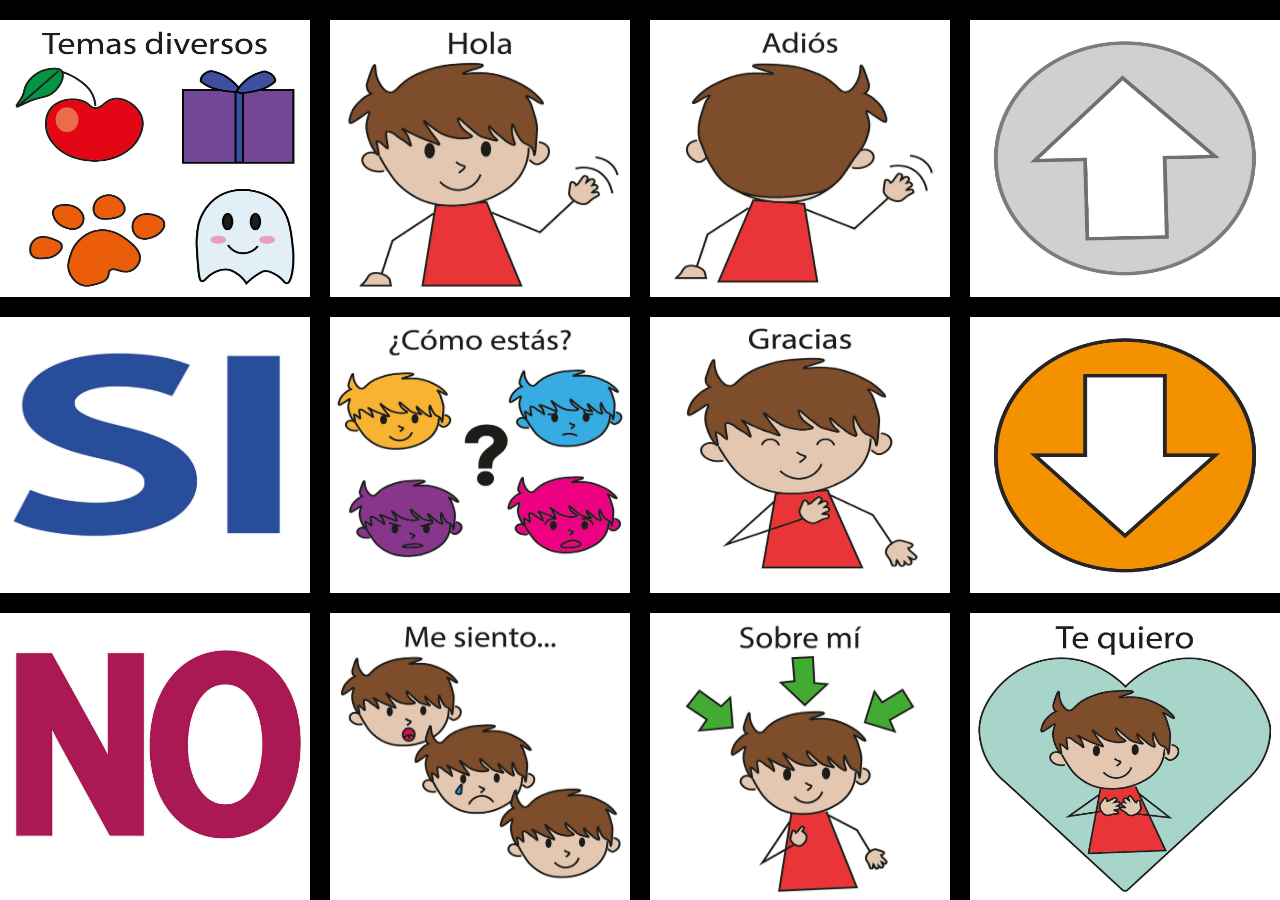
<file: index.html>
<html>
	<head>
		<meta charset="UTF-8">
	    <meta name="viewport" content="width=device-width, initial-scale=1.0">
	    <meta http-equiv="X-UA-Compatible" content="ie=edge">

	  <!--  <script src="http://code.jquery.com/jquery-1.11.2.js"language="javascript" type="text/javascript"></script>-->
	  

		<link rel="stylesheet" href="css/estilo.css">

    	<link rel="shortcut icon" type="image/ico" href="img/favicon.ico"/>
    	<link rel="manifest" href="manifest.json">

   		 <!-- Android -->
        <meta name="theme-color" content="#3498db">
        <!-- IOS -->
   		<meta name="apple-mobile-web-app-capable" content="yes">


   		<link rel="apple-touch-icon" href="img/icons/icon-192x192.png">
   		<link rel="apple-touch-icon" sizes="152x152" href="img/icons/icon-152x152.png">
   		<link rel="apple-touch-icon" sizes="180x180" href="img/icons/icon-192x192.png">
   		<link rel="apple-touch-icon" sizes="167x167" href="img/icons/icon-152x152.png">

   		 <!-- iPhone X (1125px x 2436px) -->
   		<link rel="apple-touch-startup-image" media="(device-width: 375px) and (device-height: 812px) and (-webkit-device-pixel-ratio: 3)" href="img/icons-ios/apple-launch-1125x2436.png">
   		 <!-- iPhone 8, 7, 6s, 6 (750px x 1334px) -->
   		<link rel="apple-touch-startup-image" media="(device-width: 375px) and (device-height: 667px) and (-webkit-device-pixel-ratio: 2)" href="img/icons-ios/apple-launch-750x1334.png">
    	<!-- iPhone 8 Plus, 7 Plus, 6s Plus, 6 Plus (1242px x 2208px) -->
    	<link rel="apple-touch-startup-image" media="(device-width: 414px) and (device-height: 736px) and (-webkit-device-pixel-ratio: 3)" href="img/icons-ios/apple-launch-1242x2208.png">
    	<!-- iPhone 5 (640px x 1136px) -->
    	<link rel="apple-touch-startup-image" media="(device-width: 320px) and (device-height: 568px) and (-webkit-device-pixel-ratio: 2)" href="img/icons-ios/apple-launch-640x1136.png">

    	<meta name="apple-mobile-web-app-status-bar-style" content="black-translucent">

    	<meta name="apple-mobile-web-app-title" content="App!">


		<title>App Meraki</title>
	</head>

<body topmargin="0" leftmargin="0" marginwidth="0" marginheight="0" scroll="no" style="overflow:hidden">

	<div class="table-responsive">
		<table width="100%" height="100%" border="0" align="center" cellspacing="4" class="table-responsive" style="border-collapse: collapse">
			<tr>
				<td class="fila-uno" background="img/Temas-diversos.jpg" onmousedown="audioTematica.play()"></td>
				<td class="fila-uno" background="img/imagenestabla1/Hola.jpg" onmousedown="audioHola.play()"></td>
				<td class="fila-uno" background="img/imagenestabla1/Adios.jpg" onmousedown="audioAdios.play()"></td>
				<td class="fila-uno-derecha" background="img/Flecha-gris-arriba-inhabilitada.jpg"></td>
			</tr>
			<tr>
				 <td class="fila-dos" background="img/imagenestabla1/Si.jpg" onmousedown="audioSi.play()"></td>
				 <td class="fila-dos" background="img/imagenestabla1/Como-estas.jpg" onclick="comoEstas()"></td>
				 <td class="fila-dos" background="img/imagenestabla1/Gracias.jpg" onmousedown="audioGracias.play()"></td>
				 <td class="fila-dos-derecha" background="img/Flecha-naranja-abajo.jpg" onclick="irTabla1b()"></td>
			</tr>
			<tr>
			   <td class="fila-tres" background="img/imagenestabla1/No.jpg" onmousedown="audioNo.play()"></td>
			   <td class="fila-tres" background="img/imagenestabla1/Me-siento.jpg" onclick="meSiento()"></td>
		 	  <td class="fila-tres" background="img/imagenestabla1/Sobre-mi.jpg" onmousedown="audioSobremi.play()"></td>
		 	  <td class="fila-tres-derecha" background="img/imagenestabla1/Te-quiero.jpg" onmousedown="audioTequiero.play()"></td>
			  </tr>
		</table>
	</div>
</body>
<script src="js/libs/jquery.js"></script>
<script src="js/app.js"></script>
</html>
</file>
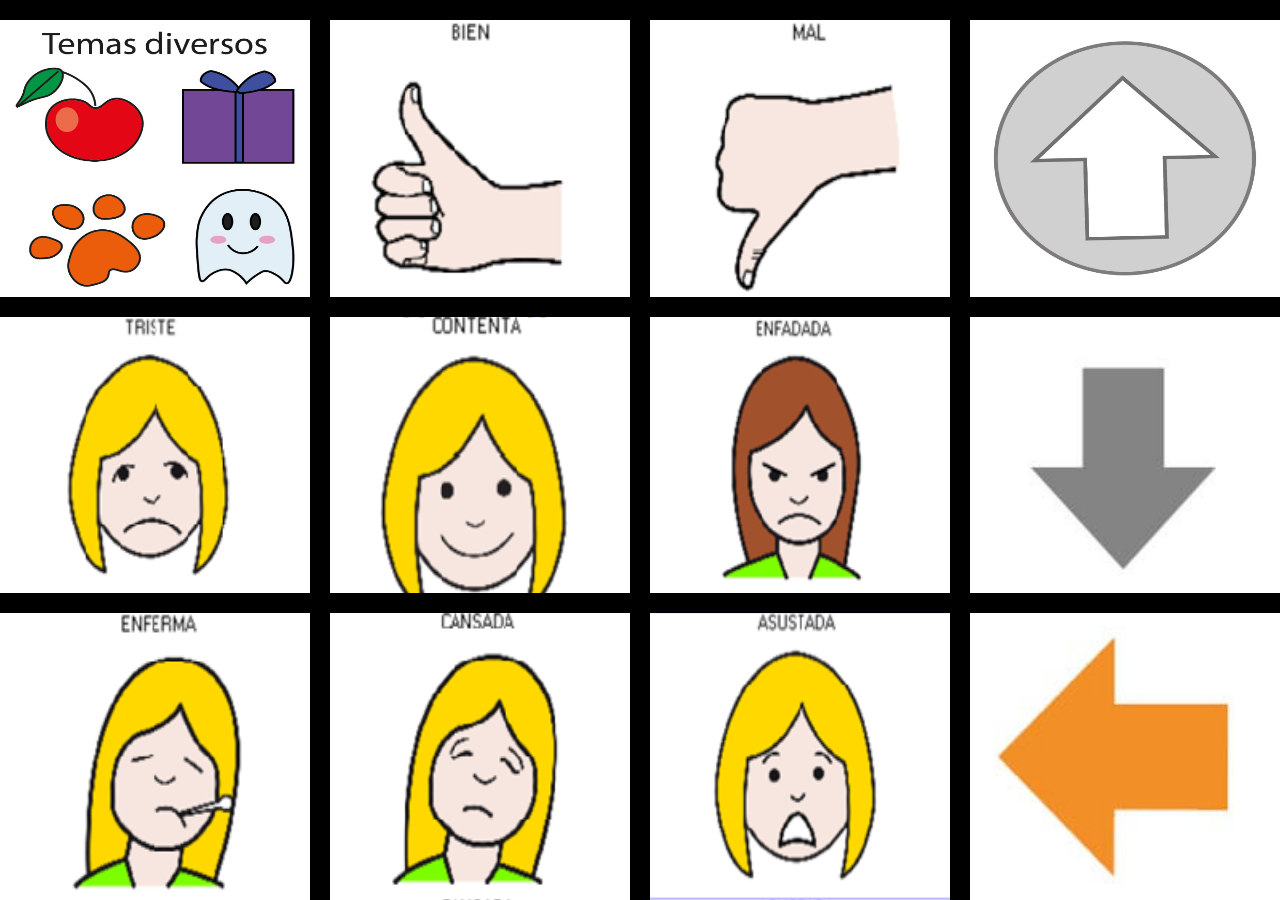
<file: me-siento.html>
<html>
	<head>
		<meta charset="UTF-8">
	    <meta name="viewport" content="width=device-width, initial-scale=1.0">
	    <meta http-equiv="X-UA-Compatible" content="ie=edge">

	   
		<script src="js/app.js" language="javascript" type="text/javascript"></script>

		<link rel="stylesheet" href="css/estilo.css">
		<link rel="shortcut icon" type="image/ico" href="img/favicon.ico"/>
		<link rel="manifest" href="manifest.json">

   		 <!-- Android -->
        <meta name="theme-color" content="#3498db">
        <!-- IOS -->
   		<meta name="apple-mobile-web-app-capable" content="yes">


   		<link rel="apple-touch-icon" href="img/icons/icon-192x192.png">
   		<link rel="apple-touch-icon" sizes="152x152" href="img/icons/icon-152x152.png">
   		<link rel="apple-touch-icon" sizes="180x180" href="img/icons/icon-192x192.png">
   		<link rel="apple-touch-icon" sizes="167x167" href="img/icons/icon-152x152.png">

   		 <!-- iPhone X (1125px x 2436px) -->
   		<link rel="apple-touch-startup-image" media="(device-width: 375px) and (device-height: 812px) and (-webkit-device-pixel-ratio: 3)" href="img/icons-ios/apple-launch-1125x2436.png">
   		 <!-- iPhone 8, 7, 6s, 6 (750px x 1334px) -->
   		<link rel="apple-touch-startup-image" media="(device-width: 375px) and (device-height: 667px) and (-webkit-device-pixel-ratio: 2)" href="img/icons-ios/apple-launch-750x1334.png">
    	<!-- iPhone 8 Plus, 7 Plus, 6s Plus, 6 Plus (1242px x 2208px) -->
    	<link rel="apple-touch-startup-image" media="(device-width: 414px) and (device-height: 736px) and (-webkit-device-pixel-ratio: 3)" href="img/icons-ios/apple-launch-1242x2208.png">
    	<!-- iPhone 5 (640px x 1136px) -->
    	<link rel="apple-touch-startup-image" media="(device-width: 320px) and (device-height: 568px) and (-webkit-device-pixel-ratio: 2)" href="img/icons-ios/apple-launch-640x1136.png">

    	<meta name="apple-mobile-web-app-status-bar-style" content="black-translucent">

    	<meta name="apple-mobile-web-app-title" content="App!">


		<title>App Meraki 🤍 Me siento</title>
	</head>

<body topmargin="0" leftmargin="0" marginwidth="0" marginheight="0" scroll="no" style="overflow:hidden">

<div class="table-responsive">
	<table width="100%" height="100%" border="0" align="center" cellspacing="4" class="table-responsive" style="border-collapse: collapse">
		<tr>
			<td class="fila-uno" background="img/Temas-diversos.jpg" onmousedown="audioTematica.play()"></td>
			<td class="fila-uno" background="img/tabla1Mesiento/Bien.png" onmousedown="audioBien.play()"></td>
			<td class="fila-uno" background="img/tabla1Mesiento/Mal.png" onmousedown="audioMal.play()"></td>
			<td class="fila-uno-derecha" background="img/Flecha-gris-arriba-inhabilitada.jpg"></td>
		</tr>
		<tr>
			 <td class="fila-dos" background="img/tabla1Mesiento/Triste.png" onmousedown="audioTriste.play()"></td>
			 <td class="fila-dos" background="img/tabla1Mesiento/Contenta.png" onmousedown="audioContento.play()"></td>
			 <td class="fila-dos" background="img/tabla1Mesiento/Enfadada.png" onmousedown="audioEnfadado.play()"></td>
			 <td class="fila-dos-derecha" background="img/Flecha-gris-abajo-off.jpg"></td>
		</tr>
		<tr>
		   <td class="fila-tres" background="img/tabla1Mesiento/Enferma.png" onmousedown="audioEnfermo.play()"></td>
		   <td class="fila-tres" background="img/tabla1Mesiento/Cansada.png" onmousedown="audioCansado.play()"></td>
		   <td class="fila-tres" background="img/tabla1Mesiento/Asustada.png" onmousedown="audioAsustado.play()"></td>
		   <td class="fila-tres-derecha" background="img/Flecha-naranja-izquierda.jpg" onclick="regresaTabla1()"></td>
		</tr>
	</table>
</div>
</body>
</html>
</file>
<file: css/estilo.css>
*{
	margin: 0;
	padding: 0;
	box-sizing: border-box;
}

body{
   background: black;

   overscroll-behavior-y: contain;
   -webkit-user-select: none;
   -webkit-tap-highlight-color: transparent;
   -webkit-touch-callout: none;
    
} 

main{
    padding:auto;
}

.table-responsive {
	min-height: .01%;
	width: 100%;
	height: 100%;
	padding-left: 0;
	padding-right: 0;
	margin: 0;
}

.table-responsive > .table > tr > td{
	white-space: nowrap;
}
	
td{/*********MUY IMPORTANTE*********/
	width:25%;
	height:33%;
	background-size:100% 100%;
}

.fila-uno{
		border-top: 20px solid black;
		border-right: 20px solid black;
	}

	.fila-uno-derecha{
		border-top: 20px solid black;
	}

	.fila-dos, .fila-tres{
		border-top: 20px solid black;
		border-right: 20px solid black;
	}

	.fila-dos-derecha, .fila-tres-derecha{
		border-top: 20px solid black;
	}

@media only screen and (min-width: 481px){
	.table-responsive {
		width: 100%;
		height: 100%;
		padding-left: 0;
		padding-right: 0;
		margin: 0;	
	}

	.fila-uno{
		border-top: 20px solid black;
		border-right: 20px solid black;
	}

	.fila-uno-derecha{
		border-top: 20px solid black;
	}

	.fila-dos, .fila-tres{
		border-top: 20px solid black;
		border-right: 20px solid black;
	}

	.fila-dos-derecha, .fila-tres-derecha{
		border-top: 20px solid black;
	}
}

@media only screen and (min-width: 769px){
	.table-responsive{
		width: 100%;
		height: 100%;
		margin-bottom: 0;
		margin-right: 0;
		margin-left: 0;	
		overflow-y: hidden;
		-ms-overflow-style: -ms-autohiding-scrollbar;		
	}

	.table-responsive > .table > tr > td{
		white-space: nowrap;
	}
}
</file>
